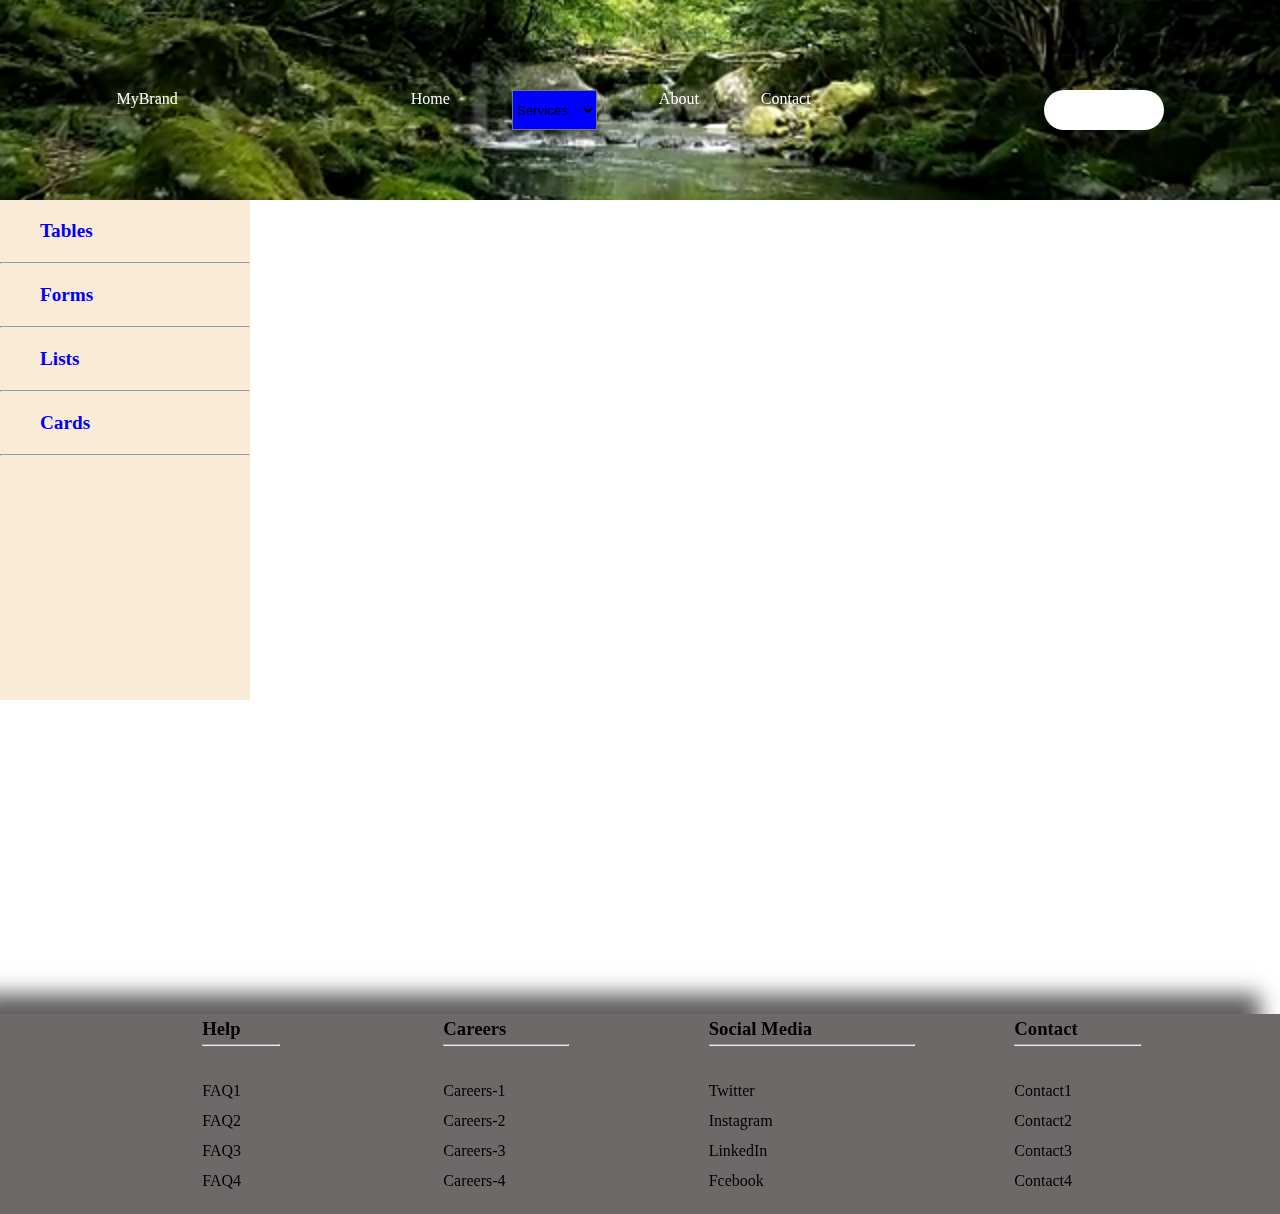
<file: index.html>
<!DOCTYPE html>
<html lang="en">
  <head>
    <meta charset="UTF-8" />
    <meta name="viewport" content="width=device-width, initial-scale=1.0" />
    <title>Workshop-03</title>
    <link rel="stylesheet" href="style.css" />
    <!-- <link rel="stylesheet" href="tables.html"> -->
  </head>
  <body>
    <video class="video" style="width: 100%; height: 200px" autoplay muted loop>
      <source
        src="istockphoto-699620004-640_adpp_is (1).mp4"
        type="video/mp4"
      />
    </video>

    <nav>
      <ul>
        <li><a href="#">MyBrand</a></li>
        <div class="Home">
          <li><a href="">Home</a></li>
          <select name="service" id="service">
            <option value="services">Services</option>
            <option value="services">Services 1</option>
            <option value="services">Services 2</option>
            <option value="services">Services 3</option>
          </select>

          <li><a href="#">About</a></li>
          <li><a href="#">Contact</a></li>
        </div>
        <input id="search" type="text" name="search" id="" />
      </ul>
    </nav>

    <section class="main">
      <aside class="main-sidebar">
        <a href="tables.html" target="name">Tables</a>
        <hr />
        <a href="forms.html" target="name">Forms</a>
        <hr />
        <a href="list.html" target="name">Lists</a>
        <hr />
        <a href="card.html" target="name">Cards</a>
        <hr />
      </aside>

      <section class="table_page">
        <iframe
          name="name"
          target=""
          style="width: 330%; height: 90vh; display: inline-block"
          src=""
          frameborder="0"
        ></iframe>
      </section>
    </section>

    <!-- Footer Section -->
    <footer >
      <div>
        <ul>
          <h3>Help</h3>
          <hr />
          <br />

          <li>FAQ1</li>
          <li>FAQ2</li>
          <li>FAQ3</li>
          <li>FAQ4</li>
        </ul>
      </div>
      <div>
        <ul>
          <h3>Careers</h3>
          <hr />
          <br />

          <li>Careers-1</li>
          <li>Careers-2</li>
          <li>Careers-3</li>
          <li>Careers-4</li>
        </ul>
      </div>
      <div>
        <ul>
          <h3>Social Media</h3>
          <hr />
          <br />
          <li>Twitter</li>
          <li>Instagram</li>
          <li>LinkedIn</li>
          <li>Fcebook</li>
        </ul>
      </div>
      <div>
        <ul>
          <h3>Contact</h3>
          <hr />
          <br />
          <li>Contact1</li>
          <li>Contact2</li>
          <li>Contact3</li>
          <li>Contact4</li>
        </ul>
      </div>
    </footer>
  </body>
</html>
</file>
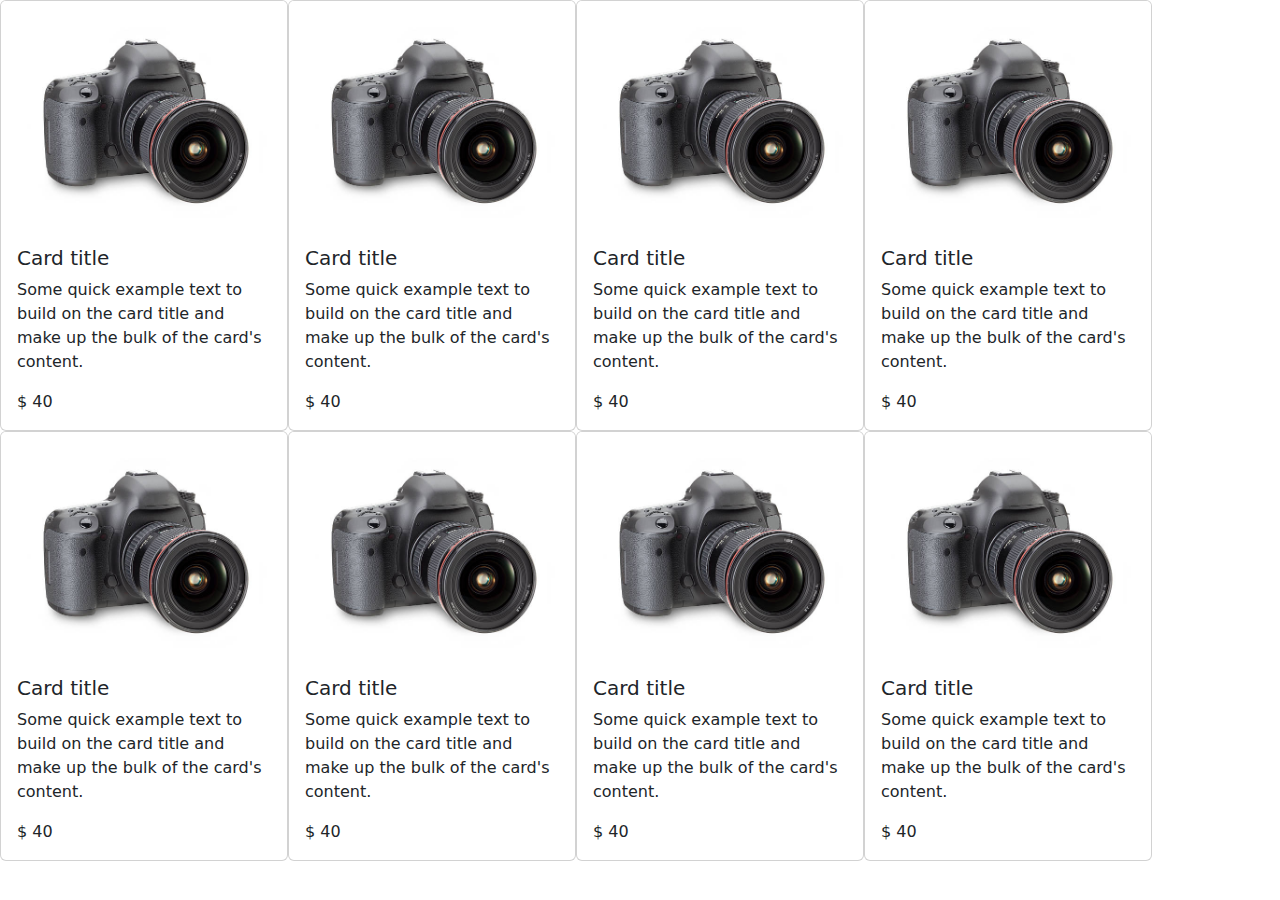
<file: card.html>
<!DOCTYPE html>
<html lang="en">
<head>
    <meta charset="UTF-8">
    <meta name="viewport" content="width=device-width, initial-scale=1.0">
    <title>Cards</title>
    <link href="https://cdn.jsdelivr.net/npm/bootstrap@5.3.3/dist/css/bootstrap.min.css" rel="stylesheet" integrity="sha384-QWTKZyjpPEjISv5WaRU9OFeRpok6YctnYmDr5pNlyT2bRjXh0JMhjY6hW+ALEwIH" crossorigin="anonymous">
    <style>
        body{
            display: flex;
            flex-wrap: wrap;
        }
    </style>
</head>
<body>
    <div class="card" style="width: 18rem;">
        <img src="cam.jpg" class="card-img-top" alt="...">
        <div class="card-body">
          <h5 class="card-title">Card title</h5>
          <p class="card-text">Some quick example text to build on the card title and make up the bulk of the card's content.</p>
          <!-- <a href="#" class="btn btn-primary">Go somewhere</a> -->
          <span>&#36; 40</span>
        </div>
      </div>
    <div class="card" style="width: 18rem;">
        <img src="cam.jpg" class="card-img-top" alt="...">
        <div class="card-body">
          <h5 class="card-title">Card title</h5>
          <p class="card-text">Some quick example text to build on the card title and make up the bulk of the card's content.</p>
          <!-- <a href="#" class="btn btn-primary">Go somewhere</a> -->
          <span>&#36; 40</span>
        </div>
      </div>
    <div class="card" style="width: 18rem;">
        <img src="cam.jpg" class="card-img-top" alt="...">
        <div class="card-body">
          <h5 class="card-title">Card title</h5>
          <p class="card-text">Some quick example text to build on the card title and make up the bulk of the card's content.</p>
          <!-- <a href="#" class="btn btn-primary">Go somewhere</a> -->
          <span>&#36; 40</span>
        </div>
      </div>
    <div class="card" style="width: 18rem;">
        <img src="cam.jpg" class="card-img-top" alt="...">
        <div class="card-body">
          <h5 class="card-title">Card title</h5>
          <p class="card-text">Some quick example text to build on the card title and make up the bulk of the card's content.</p>
          <!-- <a href="#" class="btn btn-primary">Go somewhere</a> -->
          <span>&#36; 40</span>
        </div>
      </div>
    <div class="card" style="width: 18rem;">
        <img src="cam.jpg" class="card-img-top" alt="...">
        <div class="card-body">
          <h5 class="card-title">Card title</h5>
          <p class="card-text">Some quick example text to build on the card title and make up the bulk of the card's content.</p>
          <!-- <a href="#" class="btn btn-primary">Go somewhere</a> -->
          <span>&#36; 40</span>
        </div>
      </div>
    <div class="card" style="width: 18rem;">
        <img src="cam.jpg" class="card-img-top" alt="...">
        <div class="card-body">
          <h5 class="card-title">Card title</h5>
          <p class="card-text">Some quick example text to build on the card title and make up the bulk of the card's content.</p>
          <!-- <a href="#" class="btn btn-primary">Go somewhere</a> -->
          <span>&#36; 40</span>
        </div>
      </div>
 
      <div class="card" style="width: 18rem;">
        <img src="cam.jpg" class="card-img-top" alt="...">
        <div class="card-body">
          <h5 class="card-title">Card title</h5>
          <p class="card-text">Some quick example text to build on the card title and make up the bulk of the card's content.</p>
          <!-- <a href="#" class="btn btn-primary">Go somewhere</a> -->
          <span>&#36; 40</span>
        </div>
      </div>

      <div class="card" style="width: 18rem;">
        <img src="cam.jpg" class="card-img-top" alt="...">
        <div class="card-body">
          <h5 class="card-title">Card title</h5>
          <p class="card-text">Some quick example text to build on the card title and make up the bulk of the card's content.</p>
          <!-- <a href="#" class="btn btn-primary">Go somewhere</a> -->
          <span>&#36; 40</span>
        </div>
      </div>
</body>
<script src="https://cdn.jsdelivr.net/npm/bootstrap@5.3.3/dist/js/bootstrap.bundle.min.js" integrity="sha384-YvpcrYf0tY3lHB60NNkmXc5s9fDVZLESaAA55NDzOxhy9GkcIdslK1eN7N6jIeHz" crossorigin="anonymous"></script>
</html>
</file>
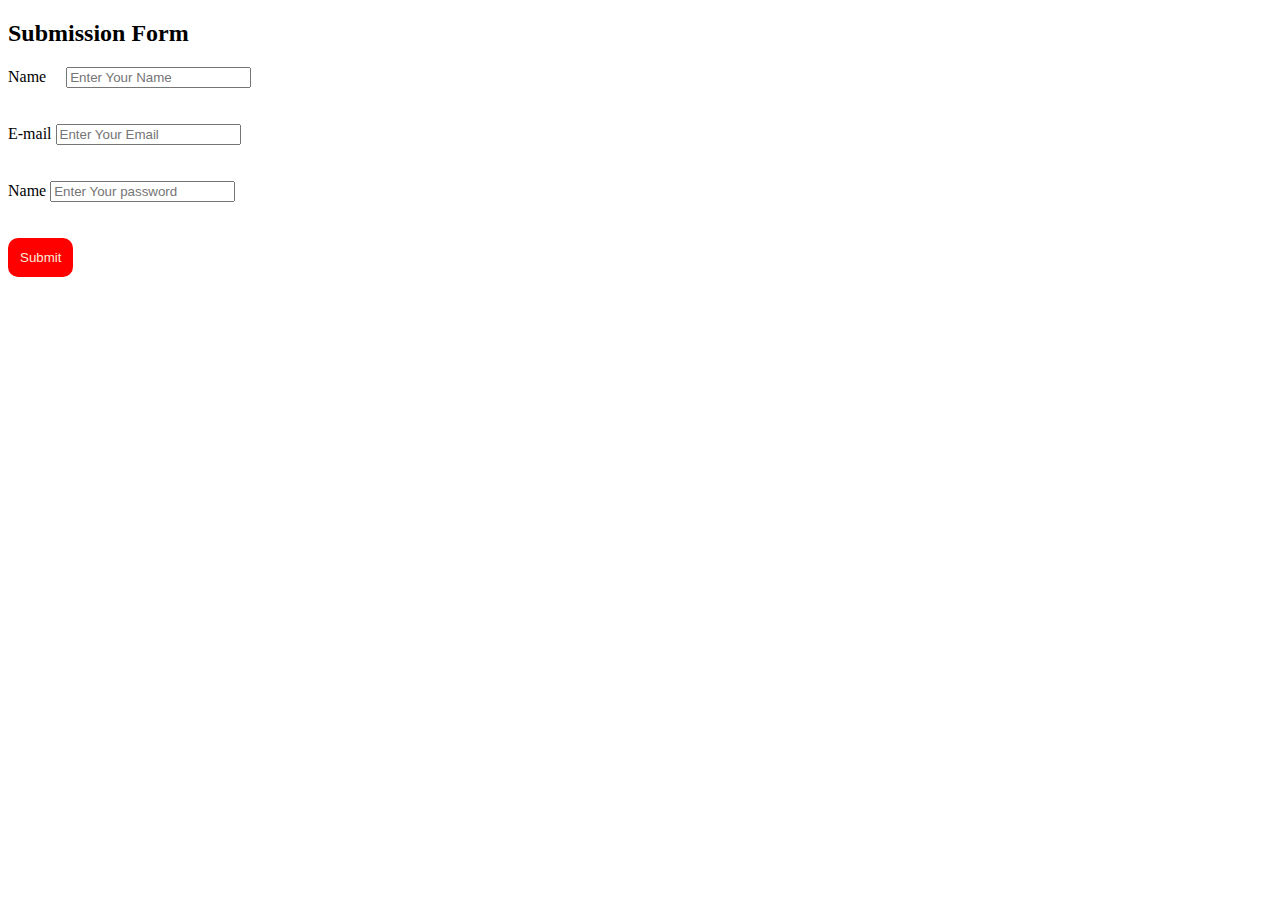
<file: forms.html>
<!DOCTYPE html>
<html lang="en">
<head>
    <meta charset="UTF-8">
    <meta name="viewport" content="width=device-width, initial-scale=1.0">
    <title>Forms</title>
</head>
<body>
    <h2>Submission Form</h2>
    <label for="Name">Name</label>&emsp;
    <input type="text" name="" id="Name" placeholder="Enter Your Name"><br><br><br>
    <label for="E-mail">E-mail</label>
    <input type="email" name="E-mail" id="E-mail" placeholder="Enter Your Email"><br><br><br>
    <label for="password">Name</label>
    <input type="password" name="" id="password" placeholder="Enter Your password"><br><br><br>

    <button style="padding: 10px; color: antiquewhite;background-color: red; border: 2px solid red;border-radius: 10px;">Submit</button>
</body>
</html>
</file>
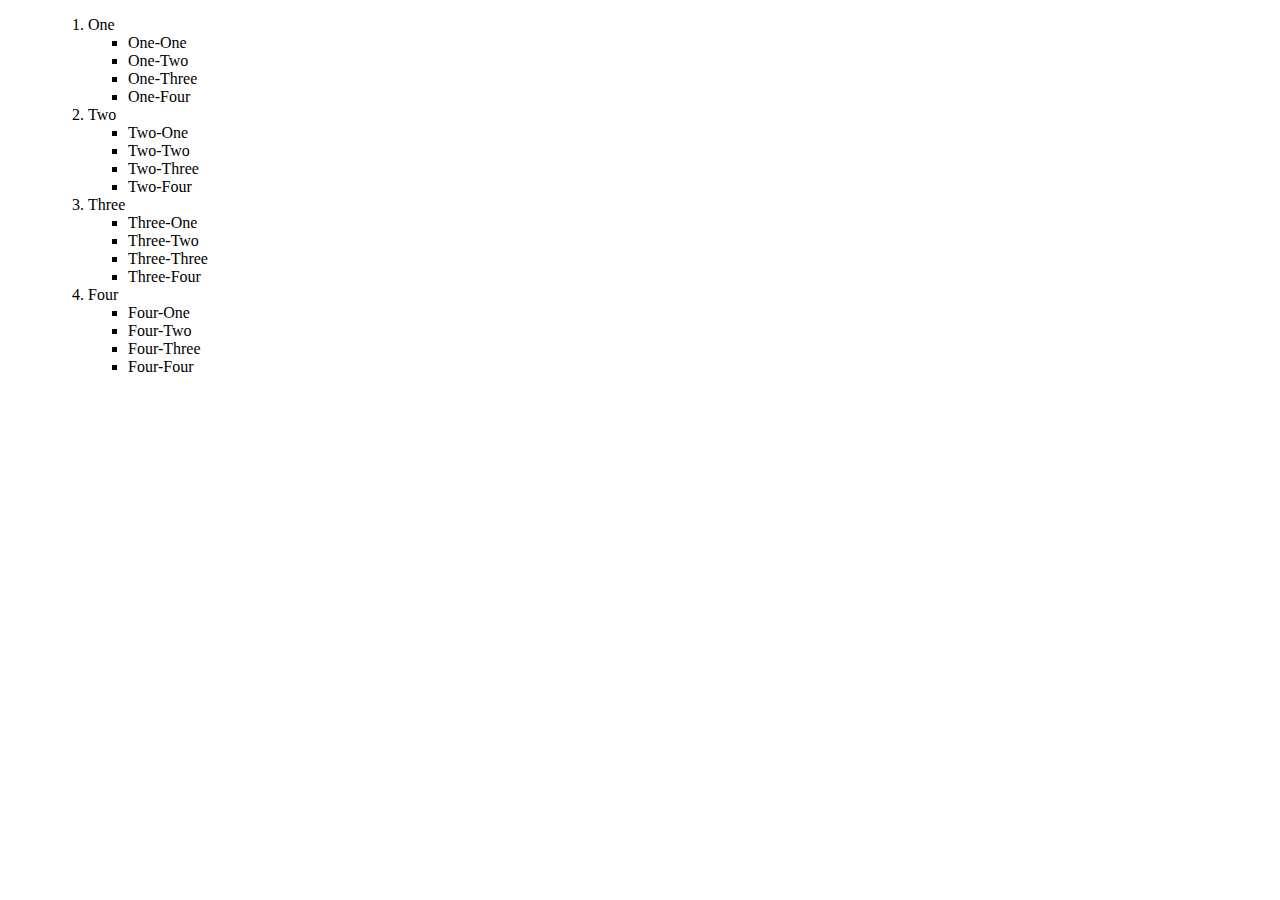
<file: list.html>
<!DOCTYPE html>
<html lang="en">
<head>
    <meta charset="UTF-8">
    <meta name="viewport" content="width=device-width, initial-scale=1.0">
    <title>List</title>
</head>
<body>
    <ul>
        <ol>
            <li>One</li>
            <ul>
                <li>One-One</li>
                <li>One-Two</li>
                <li>One-Three</li>
                <li>One-Four</li>
            </ul>
            <li>Two</li>
            <ul>
                <li>Two-One</li>
                <li>Two-Two</li>
                <li>Two-Three</li>
                <li>Two-Four</li>
            </ul>
            <li>Three</li>
            <ul>
                <li>Three-One</li>
                <li>Three-Two</li>
                <li>Three-Three</li>
                <li>Three-Four</li>
            </ul>
            <li>Four</li>
            <ul>
                <li>Four-One</li>
                <li>Four-Two</li>
                <li>Four-Three</li>
                <li>Four-Four</li>
            </ul>
        </ol>
    </ul>
</body>
</html>
</file>
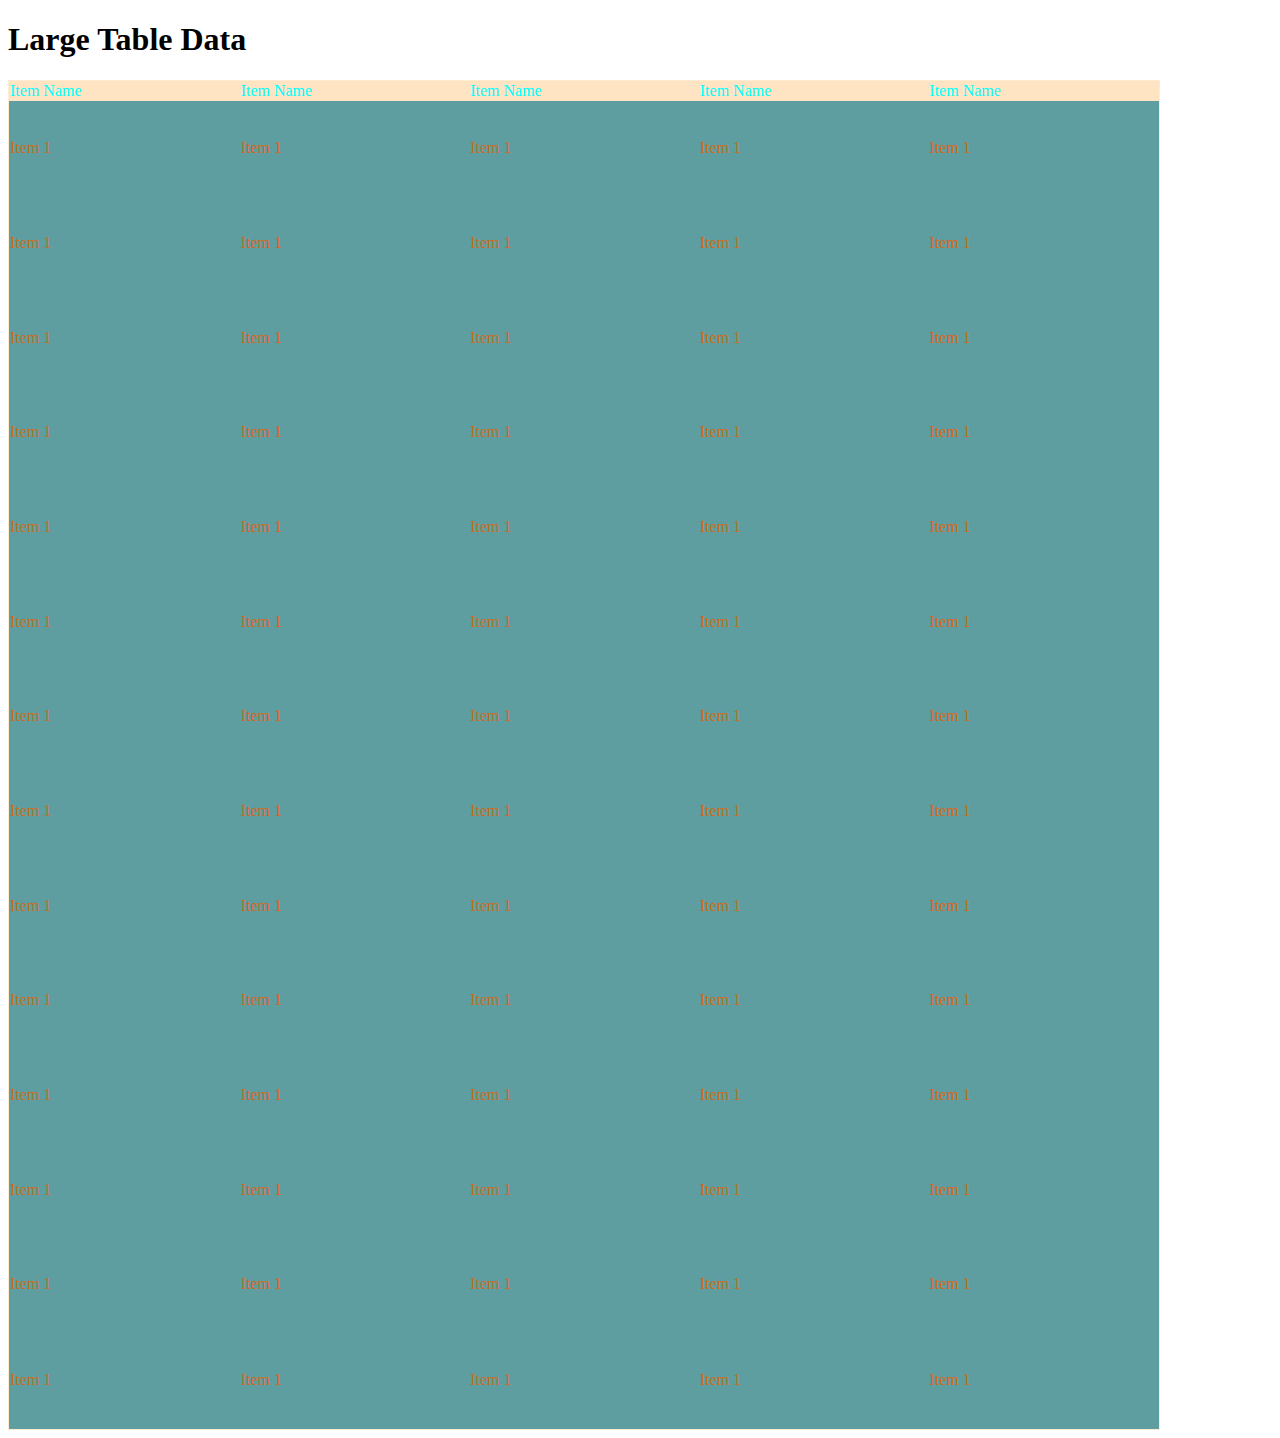
<file: tables.html>
<!DOCTYPE html>
<html lang="en">
<head>
    <meta charset="UTF-8">
    <meta name="viewport" content="width=device-width, initial-scale=1.0">
    <title>tables</title>
</head>
<body>
    <h1>Large Table Data</h1>
    <table style="border-collapse: collapse; border: 1px solid blanchedalmond; height: 150vh; width: 90vw;">
        <thead>
            <tr style="color: aqua; background-color: bisque;">
                <td>Item Name</td>
                <td>Item Name</td>
                <td>Item Name</td>
                <td>Item Name</td>
                <td>Item Name</td>
            </tr>
        </thead>
        <tbody style="color: chocolate; background-color: cadetblue; height: 50vh;">
            <tr>
                <td>Item 1</td>
                <td>Item 1</td>
                <td>Item 1</td>
                <td>Item 1</td>
                <td>Item 1</td>
            </tr>
            <tr>
                <td>Item 1</td>
                <td>Item 1</td>
                <td>Item 1</td>
                <td>Item 1</td>
                <td>Item 1</td>
            </tr>
            <tr>
                <td>Item 1</td>
                <td>Item 1</td>
                <td>Item 1</td>
                <td>Item 1</td>
                <td>Item 1</td>
            </tr>
            <tr>
                <td>Item 1</td>
                <td>Item 1</td>
                <td>Item 1</td>
                <td>Item 1</td>
                <td>Item 1</td>
            </tr>
            <tr>
                <td>Item 1</td>
                <td>Item 1</td>
                <td>Item 1</td>
                <td>Item 1</td>
                <td>Item 1</td>
            </tr>
            <tr>
                <td>Item 1</td>
                <td>Item 1</td>
                <td>Item 1</td>
                <td>Item 1</td>
                <td>Item 1</td>
            </tr>
            <tr>
                <td>Item 1</td>
                <td>Item 1</td>
                <td>Item 1</td>
                <td>Item 1</td>
                <td>Item 1</td>
            </tr>
            <tr>
                <td>Item 1</td>
                <td>Item 1</td>
                <td>Item 1</td>
                <td>Item 1</td>
                <td>Item 1</td>
            </tr>
            <tr>
                <td>Item 1</td>
                <td>Item 1</td>
                <td>Item 1</td>
                <td>Item 1</td>
                <td>Item 1</td>
            </tr>
            <tr>
                <td>Item 1</td>
                <td>Item 1</td>
                <td>Item 1</td>
                <td>Item 1</td>
                <td>Item 1</td>
            </tr>
            <tr>
                <td>Item 1</td>
                <td>Item 1</td>
                <td>Item 1</td>
                <td>Item 1</td>
                <td>Item 1</td>
            </tr>
            <tr>
                <td>Item 1</td>
                <td>Item 1</td>
                <td>Item 1</td>
                <td>Item 1</td>
                <td>Item 1</td>
            </tr>
            <tr>
                <td>Item 1</td>
                <td>Item 1</td>
                <td>Item 1</td>
                <td>Item 1</td>
                <td>Item 1</td>
            </tr>
            <tr>
                <td>Item 1</td>
                <td>Item 1</td>
                <td>Item 1</td>
                <td>Item 1</td>
                <td>Item 1</td>
            </tr>
        </tbody>
    </table>
</body>
</html>
</file>
<file: style.css>
*{
    padding: 0;
    margin: 0;
    box-sizing: border-box;
}

nav{
    height: 200px;
    z-index: 1;
    ul{
        display: flex;
        justify-content: space-around;
        align-self: center;
        padding-top: 90px;
        list-style: none;
        a{
            text-decoration: none;
            color: white;

        }
        li a:hover{
            border: blue;
            color: blue;
            /* background-color: blue; */
            padding: 5px;
            text-decoration: underline;
        }
        li:first-child :hover{
            border: blue;
            /* background-color: blue; */
            padding: 5px;
        }
        select{
            background-color: blue;

        }

        select:hover{
            
            /* background-color: blue; */
        }
        #search{
            border-radius: 20px;
            width: 120px;
            height: 40px;
            border: none;
            
        }


        
    }
    /* nav input:focus{
        transform: scale(1.5);
    } */
    #search:hover{
        transform: scaleX(1.5);
    }
    .Home{
        display: flex;
        justify-content: space-between;
        width: 400px;
    }

}
.video{
    width: 100%;
    height: 200px;
    object-fit: cover;
    position: absolute;
    top: 0;
    z-index: -1;
    background-size: cover;
}


.main{
    display: flex;
    
}



.main-sidebar{
    height: 500px;
    width: 250px;
    background-color: antiquewhite;
    a{
        margin-left: 20px;
        display: block;
        text-decoration: none;
        padding: 20px;
        color: blue;
        font-size: larger;
        font-weight: 700;
    }

}

.table_page{
    ifrmae{
    width: 90%;
    height: 70%;
    background-color: gray;
    overflow-x: hidden;
    }
}


footer{
    background-color: rgb(109, 105, 105);
    display: flex;
    justify-content: space-evenly;
    box-shadow: -20px -20px 20px rgb(95, 95, 95);;
}
footer ul{
    list-style: none;
    height: 200px;
    line-height: 30px;
    hr{
        width: 200%;
    }
    z-index: -10;
}
</file>
